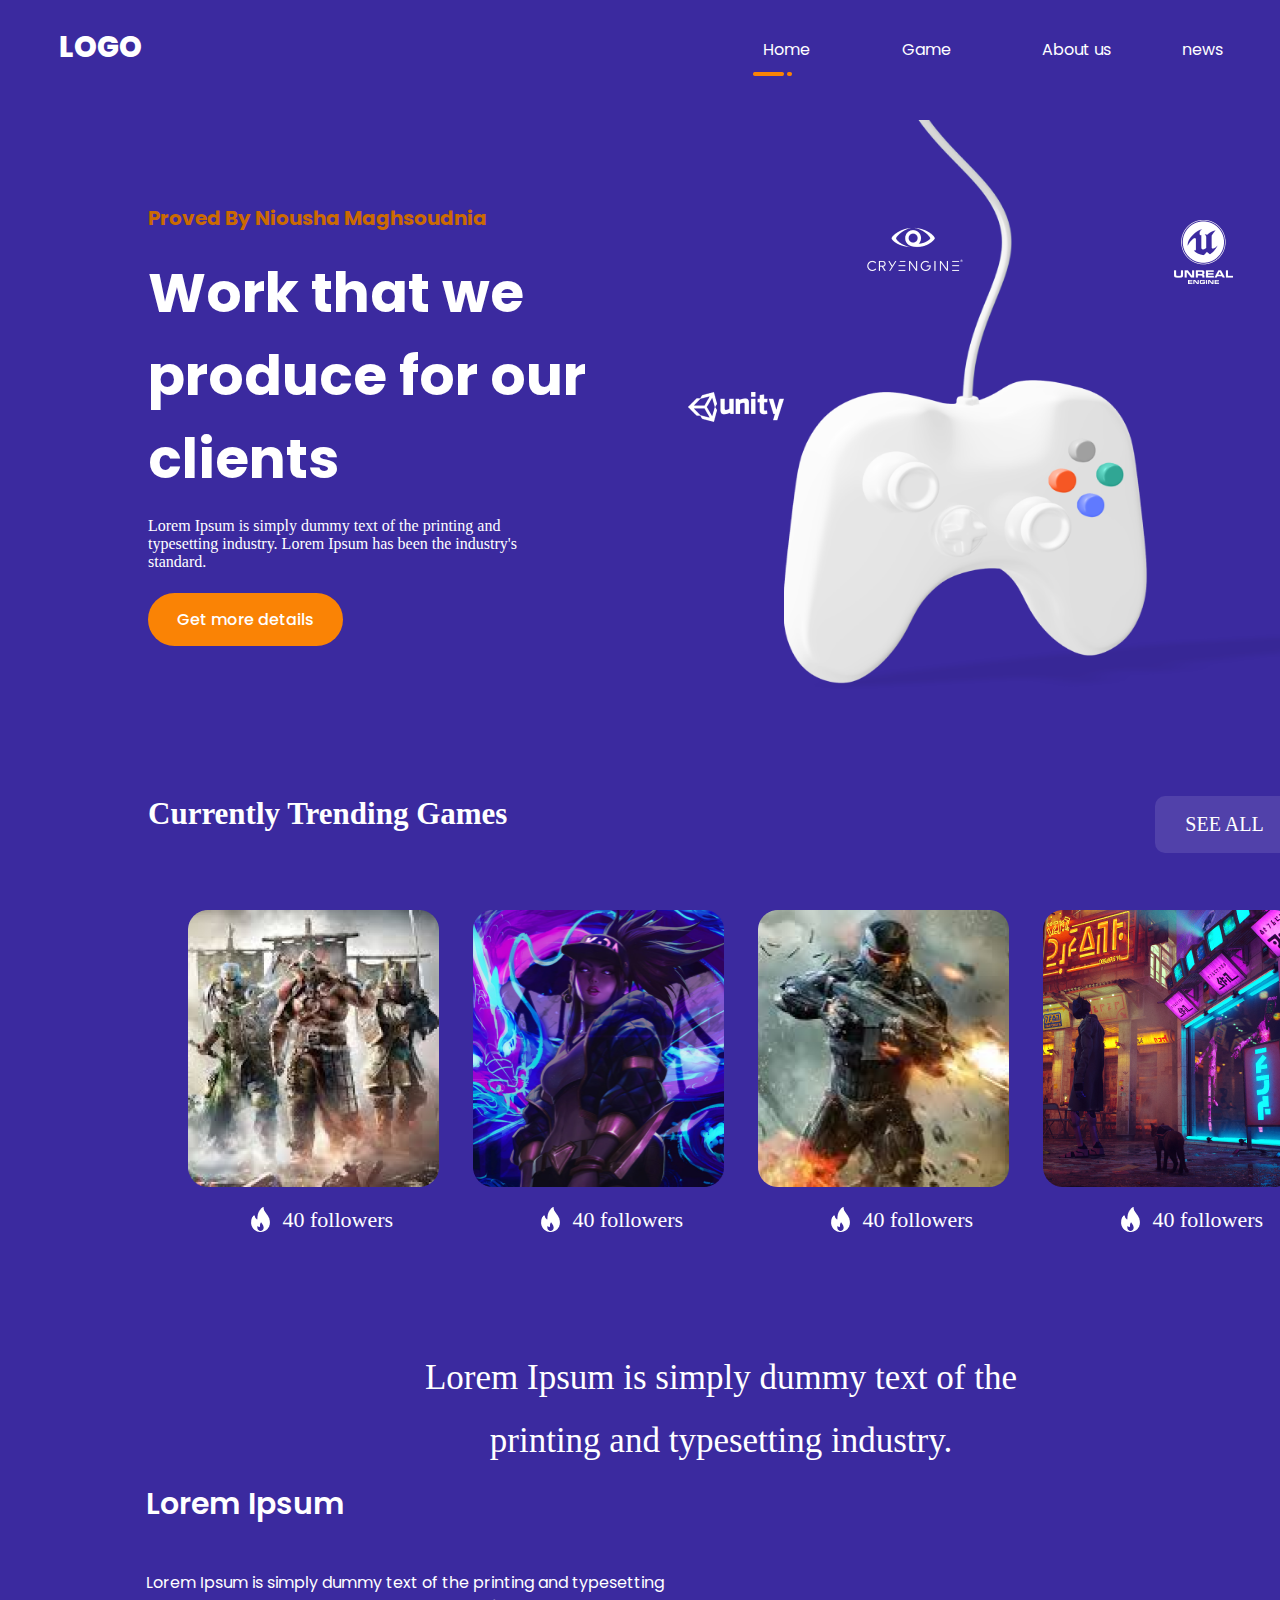
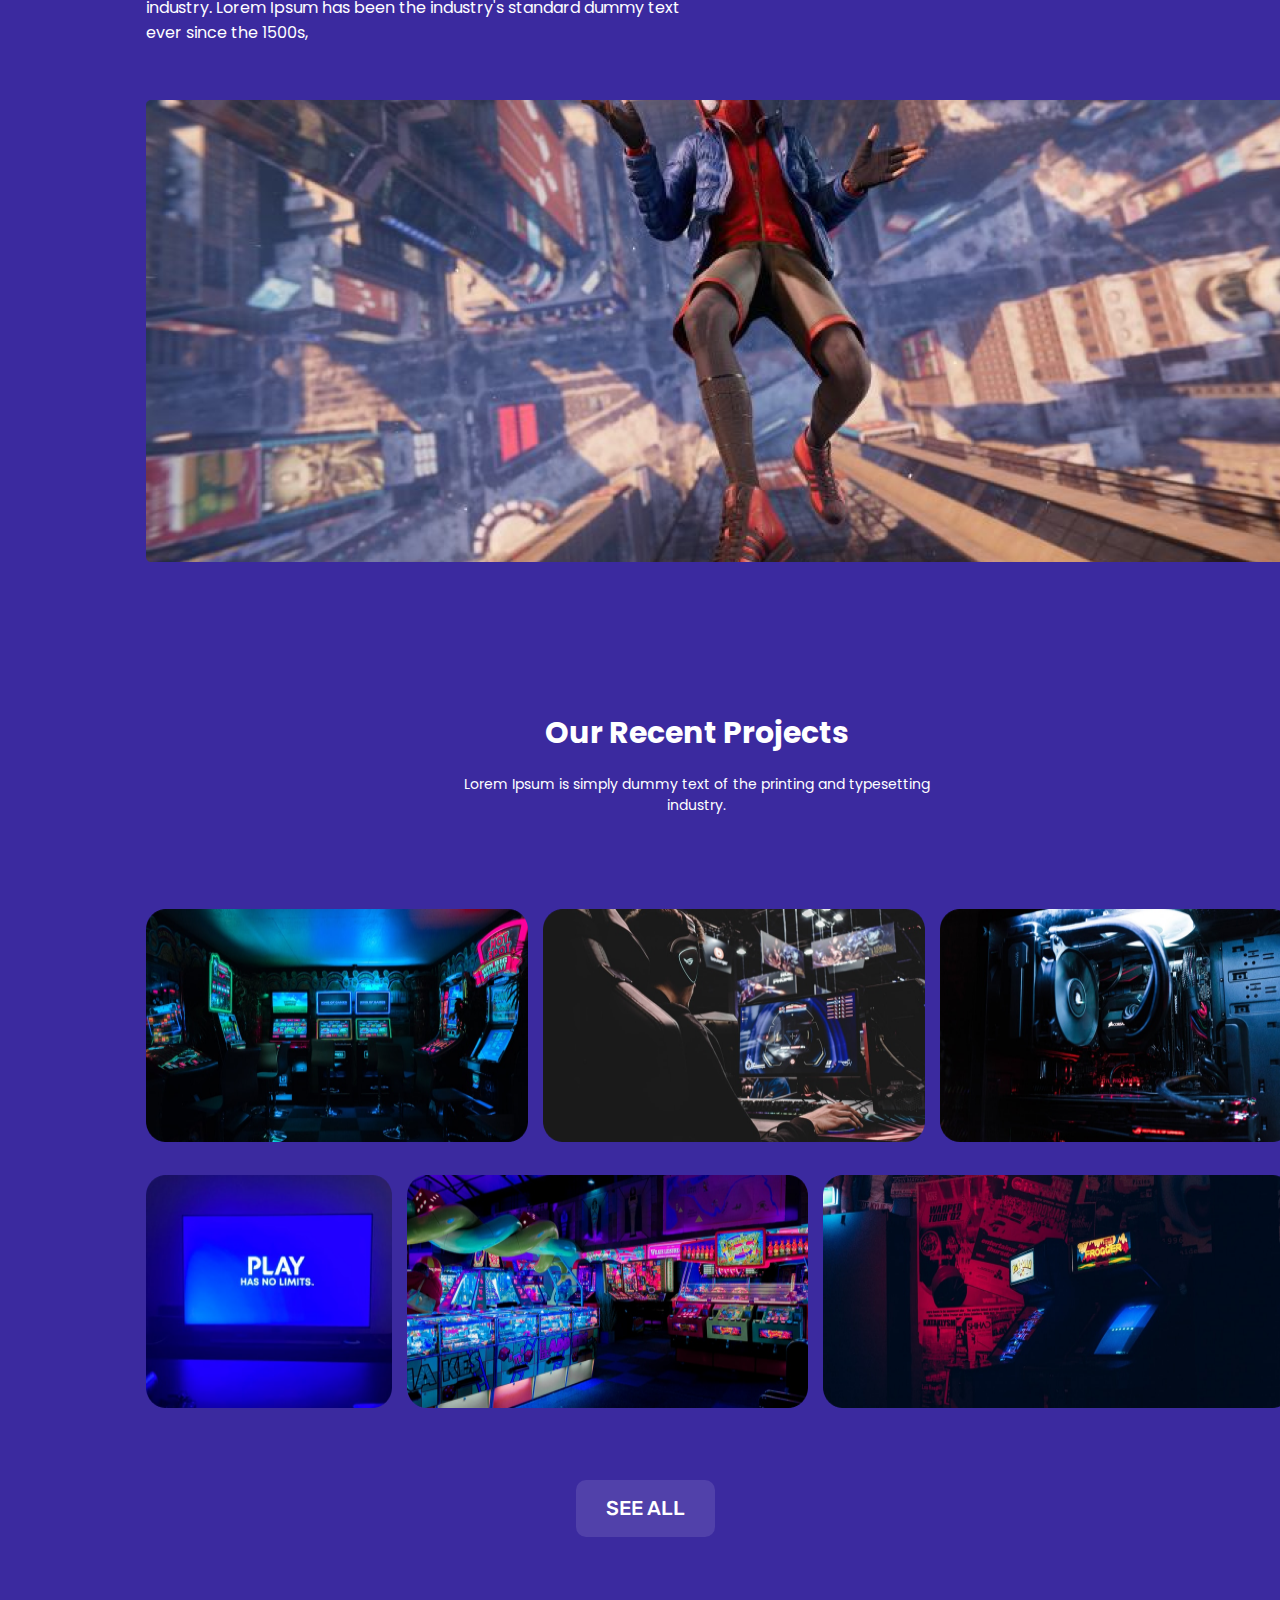
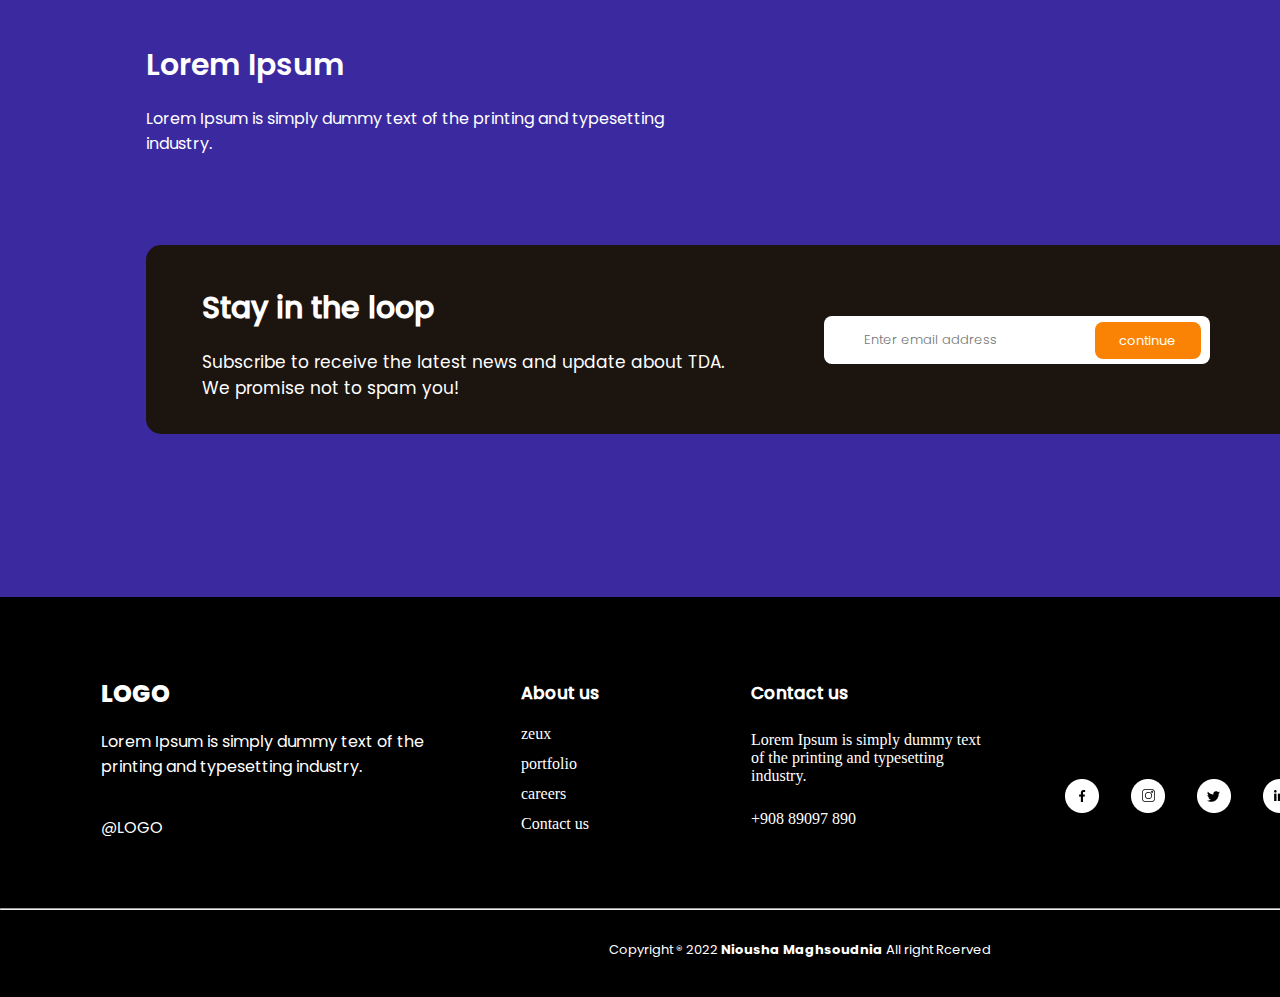
<file: index.html>
<!DOCTYPE html>
<html lang="en">
  <head>
    <meta charset="UTF-8" />
    <meta name="viewport" content="width=device-width, initial-scale=1.0" />
    <!-- description -->
    <link href="styles/style.css" rel="stylesheet" type="text/css">
    <link href="styles/navbar.css" rel="stylesheet" type="text/css">
    <link href="styles/desc-section.css" rel="stylesheet" type="text/css">
    <link href="styles/up-img-section.css" rel="stylesheet" type="text/css">
    <link href="styles/mid-section.css" rel="stylesheet" type="text/css">
    <link href="styles/buttom-section.css" rel="stylesheet" type="text/css">
    <link href="styles/footer.css" rel="stylesheet" type="text/css">

    <link rel="stylesheet" href="https://cdnjs.cloudflare.com/ajax/libs/font-awesome/4.7.0/css/font-awesome.min.css">	
    <link rel="stylesheet" href="https://fontawesome.com/icons/facebook?f=brands&s=solid">
    
    <!-- favicon -->
    <title>GAMiFY</title>
  </head>
  <body>
    <nav class="nav">
      <div class="logo-div">
        <p class="logo">LOGO</p>
      </div>
      
      <div class="head-menu">
        <ul class="menu">
          <li class="menu__item">
              <a href="#" class="menu__link">Home</a>
              <img src="assets/images/Group 94.png" alt="" style="margin-left: -10px;">
          </li>
          <li class="menu__item">
              <a href="#" class="menu__link">Game</a>
          </li>
          <li class="menu__item">
              <a href="#" class="menu__link">About&nbsp;us</a>
          </li>

          <li class="menu__item">
              <a href="#" class="menu__link">news</a>
          </li>
          <li class="menu__item">
            <button type="button" class="button-button1">page Theme</button>       
             </li>
      </ul>
      </div>
    </nav>

    <section class="top-sec">
      <div class="desc-div">
        <p class="desc-div-p">Proved By Niousha Maghsoudnia</p>
        <br>
        <h1 class="desc-div-h">Work that we produce for our clients</h1>
        <br>

        <div class="p2-div">
        <p>Lorem Ipsum is simply dummy text of the printing and
          typesetting industry. Lorem Ipsum has been the industry's
          standard.</p>
        </div>
        <button type="button" class="button-button2"><a href="games" class="button-link">Get more details</a></button> 
        
      </div>

      <div class="unity-img"><img src="assets/images/unity 1.png" alt="unity"></div>
      
      <div class="desc-image-div">
        <img src="assets/images/joy_stick 1.png" alt="troller" class="troller-image">
        <img src="assets/images/cry 1.png" alt="" class="cry-image">
        <img src="assets/images/unreal 1.png" alt="" class="unreal-image">
        
      </div>
    </section>

    <section class="mid-section">
      <nav class="mid-nav">
        <div class="treding-p">
          <p>Currently Trending Games</p>
        </div>
        <button type="button" class="button-button3">SEE ALL</button>
      </nav>
      <div class="img-flex-div">
        <img src="assets/images/Rectangle 23.png" alt="trending-img1" class="trending-image">
        <img src="assets/images/Rectangle 24.png" alt="trending-img2" class="trending-image">
        <img src="assets/images/Rectangle 25.png" alt="trending-img3" class="trending-image">
        <img src="assets/images/Rectangle 26.png" alt="trending-img4" class="trending-image">
      </div>

      <div class="followe-flex-div">
        <ul class="ul-follow">
          <li class="inside-follow">
            <img src="assets/images/fire 1.png" alt="" class="fire-image"><p>40 followers</p>
          </li>
      
          <li class="inside-follow">
            <img src="assets/images/fire 1.png" alt="" class="fire-image"><p>40 followers</p>
          </li>

          <li class="inside-follow">
            <img src="assets/images/fire 1.png" alt="" class="fire-image"><p>40 followers</p>
           </li>

           <li class="inside-follow">
            <img src="assets/images/fire 1.png" alt="" class="fire-image"><p>40 followers</p>
        </li>
      </ul>

      </div>
    </section>

    <div class="middle-div">
      <p>Lorem Ipsum is simply dummy text of the
        printing and typesetting industry.</p>
    </div>

    <section class="second-sectioin">

      <div class="mid-section-text">
        <h4 class="lorem-h">Lorem Ipsum</h4>
        <br>
        <p class="lorem-p">
          Lorem Ipsum is simply dummy text of the printing and typesetting
            industry. Lorem Ipsum has been the industry's standard dummy text
            ever since the 1500s,
        </p>
      </div>

      <div class="spiderman-img">
        <img src="assets/images/Rectangle 4.png" alt="spiderman">
      </div>

      <div class="up-container-text">
        <h4 class="lorem-h2">Our Recent Projects</h4>
        <br>
        <p class="lorem-p2">
          Lorem Ipsum is simply dummy text of the printing and typesetting
          industry. 
        </p>
      </div>

      <div class="container-imges1">
        <img src="assets/images/Rectangle 15.png" alt="container-img1">
        <img src="assets/images/Rectangle 16.png" alt="container-img1">
        <img src="assets/images/Rectangle 17.png" alt="container-img1">
      </div>

      <div class="container-imges2">
        <img src="assets/images/Rectangle 19.png" alt="container-img2" class="cont-img1">
        <img src="assets/images/Rectangle 18.png" alt="container-img2" class="cont-img2">
        <img src="assets/images/Rectangle 20.png" alt="container-img3" class="cont-img3">
      </div>

      <button type="button" class="button-button4">SEE ALL</button>
    
    </section>

      <section class="buttom-sec">
        <div class="buttom-sec-text">
          <h4>Lorem Ipsum</h4>
          <br>
          <p>Lorem Ipsum is simply dummy text of the printing and typesetting
            industry. 
          </p>
        </div>

        <div class="buttom-sec-text2">

        <div class="The-div1">
          <h4>Stay in the loop</h4>
          <br>
          <p>Subscribe to receive the latest news and update about TDA.
            <p>We promise not to spam you!</p>
          </p>
        </div>

        <form class="input-form">
          <input type="text" class="form__input" id="username" placeholder="Enter email address">
          <button type="submit" class="button-button5">continue</button> 
        </form>

      </div>
      </section>

      <footer class="footer-table">
        <div class="footer-up-div">
          <div class="footer-div-left">

            <div class="footer-div1">
              <h4>LOGO</h4>
              <br>
              <p>Lorem Ipsum is simply dummy text of the
                printing and typesetting industry.</p>
              <br><br>
              <p>@LOGO</p>
            </div>

            <div class="footer-div2">
              <h4 class="About-us">About us</h4>
              <ul class="footer-ul">
                <li>zeux</li>
                <li>portfolio</li>
                <li>careers</li>
                <li>Contact us</li>
              </ul>
            </div>

            <div class="footer-div3">
              <h4>Contact us</h4>
              <br><p>
              Lorem Ipsum is simply dummy text<br>
              of the printing and typesetting<br>
              industry.</p>
              <br>
              <p>+908 89097 890</p>
            </div>
            <div class="footer-div4" > 
              <img src="assets/images/Group 5.png" alt="" class="footer-icons">
              <img src="assets/images/Group 11.png" alt="" class="footer-icons">
              <img src="assets/images/Group 10.png" alt="" class="footer-icons">
              <img src="assets/images/Group 9.png" alt="" class="footer-icons" >
          </div>
          </div>
        </div>

        <hr>

        <div class="footer-buttom-div">
          <p style="font-family: 'Regular';">
            Copyright ® 2022
            <b style="font-family: 'Bold';">Niousha Maghsoudnia</b>
            All right Rcerved 
          </p>
        </div>

      </footer>


  </body>
</html>
</file>
<file: styles/style.css>
/* 1. don't modify this style */
* {
  padding: 0;
  margin: 0;
  font-family: Poppins;
  box-sizing: border-box;
}

@font-face {
  font-family: 'EtralBold';
  src: local('EtralBold'), 
       url('../assets/fonts/Poppins-ExtraBold.ttf') format('truetype');
}

@font-face {
  font-family: 'Regular';
  src: local('Regular'), 
       url('../assets/fonts/Poppins-Regular.ttf') format('truetype');
}

@font-face {
  font-family: 'Light';
  src: local('Light'), 
       url('../assets/fonts/Poppins-Light.ttf') format('truetype');
}

@font-face {
  font-family: 'Bold';
  src: local('Bold'), 
       url('../assets/fonts/Poppins-Bold.ttf') format('truetype');
}

@font-face {
  font-family: 'Medium';
  src: local('Medium'), 
       url('../assets/fonts/Poppins-Medium.ttf') format('truetype');
}
@font-face {
  font-family: 'Rubik-Medium';
  src: local('Rubik-Medium'), 
       url('../assets/fonts/Rubik-Medium.ttf') format('truetype');
}

@font-face {
  font-family: 'Rubik-Bold';
  src: local('Rubik-Bold'), 
       url('../assets/fonts/Rubik-Bold.ttf') format('truetype');
}

@font-face {
  font-family: 'Poppins-SemiBold';
  src: local('Poppins-SemiBold'), 
       url('../assets/fonts/Poppins-SemiBold.ttf') format('truetype');
}

/* 2. we use :root for default variables */
:root {
  /* --"somekey-attr": "somevalue" i.e : */
  --black-700: #000;
  --darkblue :  #3B2A9F;
  --darkpurple: #5141AA;
  --orange: #FA8305
}
/* 3. and we use it like this */
/*.elementOne {
  /* var(--"somekey-attr") */
 /* background-color: var(--black-700);
}*/

body{
  background-color: var(--darkblue);
  width: 1428px;
}
</file>
<file: styles/navbar.css>
.nav{
    display: flex;
    flex-direction: row;
    justify-content: space-between;
    height : 100px;
    width : 100%;
    /* padding-top: 25px;
    padding-bottom: 30px; */
  }
  
  .logo-div{
    width: 81.93px;
    height: 45px;
    margin-left: 59px;
    margin-top: 25px;
    margin-bottom: 30px;
  }
  
  .logo{
    color: #ffffff;
    line-height: 44.51px;
    font-weight: 800;
    font-size: 29px;
    font-family: 'EtralBold';

  }
  .head-menu{
    display: flex;
    justify-content: space-between;
    margin-left:706.63px ;
    margin-right: 60px;
    margin-top: 32px;
    margin-bottom:26px;
    font-family: 'Regular';
  }

  .menu{
    list-style-type: none;
    display: flex; 
    width: 665px;
    margin-left :-150px;
    margin-right: 59px;
  }

  .menu__item{
    margin-left :65px;
    margin-top: 6px;
    Width :74.85px; 
    Height : 24.2px;
    padding-right: 50px;
  }

  .menu__link{
    font-weight: normal;
    font-size: 16px;
    color: #ffffff;
    line-height: 24.2px;
    text-decoration: none;
    font-family: 'Regular';
  }

  .button-button1{
    background-color: var(--orange);
    color :#ffffff;
    width : 131.66px;
    height : 41.34px;
    border-radius : 6px;
    margin-right: 60px;
    box-shadow: none;
    border: var(--orange);
    margin-top: -10px;
    font-family: 'Regular';
  }
</file>
<file: styles/desc-section.css>
.desc-div{
    margin-left: 148px;
    margin-top: 103px;
    height: 510px;
    width: 527px;

}

.top-sec{
    display: flex;
    justify-content: space-between;
    height: 510px;
    width: 527px;
    font-family: 'Bold';
}

.unity-img{
    width: 100px;
    height: 100px;
    margin-left: 13px;
    margin-top: 292px;
    
}
.troller-image{
    width: 550px;
    height: 570px;
}

.desc-div-p{
    color :#cb6a02;
    font-size: 20px;
    font-weight: bold;
    font-family: 'Bold';
}

.desc-div-h{
    color: white;
    font-size: 55px;
    height: 234;
    width: 479.63;
    font-family: 'Bold';
}

.p2-div{
    color: white;
    font-size: 16px;
    width: 527px;
    height: 101px;
    font-family: 'Medium';
    white-space: pre-line;
    margin-top: -26px;
}

.button-button2{
    background-color: var(--orange);
    color :#ffffff;
    border-radius: 40px;
    width: 195px;
    height: 53px;
    font-size: 16px;
    border: var(--orange);
    
}

.button-link{
    color :#ffffff;
    text-decoration: none;
    font-size: 16px;
    font-family: 'Medium';
}

.desc-image-div{
    width: 806px;
    height: 761px;
    margin-right: -280px;
    margin-top: 20px;
}

.cry-image{
    position: absolute;
    margin-left: -470px;
    margin-top: 80px;
    width: 101px;
    height: 99px;
}

.unreal-image{
    position: absolute;
    width: 59px;
    height: 64px;
    margin-top: 100px;
    margin-left: -160px 
}
</file>
<file: styles/up-img-section.css>
.mid-section{
    margin-left: 148px;
    margin-top: 186px;
     width: 1146px;

}

.mid-nav{
    display: flex;
    flex-direction: row;
    justify-content: space-between;
}

.button-button3{
    width: 139px;
    height: 57px;
    border-radius: 10px;
    margin-left: 630px;
    font-size: 20px;
    line-height: 37.5px;
    color: white;
    background-color: var(--darkpurple);
    border: var(--darkpurple);
    font-family: 'Rubik-Meduim';
}

.treding-p{
    font-size: 31px;
    color: white;
    font-family: 'Rubik-Bold';
    font-weight: bold;
}

.img-flex-div{
    display: flex;
    flex-direction: row;
    flex-wrap: wrap;
    justify-content: space-between;
    margin-top: 57px;
    margin-left: 40px;
}

.trending-image{
    width: 251px;
    height: 277px;
}

.followe-flex-div{
    display: flex;
    flex-direction: row;
    justify-content:space-around;
    margin-top: 20px;
    
}

.inside-follow{
    display: flex;
    flex-direction: row;
    color: white;
    justify-content:space-around;
    width: 180px;
    text-align: center;
    margin-right: 40px;
    margin-left: 70px;
    font-size: 22px;
    font-family: 'Rubik-Meduim';
}

.inside-follow:hover{
        transform: scale(1.5);
        transition: transform 0.3s ease-in-out;
}

.ul-follow{
    display: flex;
    flex-direction: row;    
}

.middle-div{
    color: white;
    margin-left: 308px;
    margin-right: 306px;
    margin-top: 49px;
    line-height: 63.63px;
    text-align: center;
    width: 826px;
    height: 132px;
    font-size: 35px;
    font-family: 'Poppins-SemiBold';
    white-space: pre-line;
    font-weight: 540;
}

.fire-image {
    width: 25px;
    height: 25px;
    margin-left: 25px;
}
</file>
<file: styles/mid-section.css>
.second-sectioin{
        margin-left: 146px;
        margin-top: 67px;
        width: 1146px;
}

.mid-section-text{
    color : white;
    width : 545px;
    height: 173px;
    font-weight: 500;
}

.spiderman-img{
    width: 1146px;
    height: 462px;
    margin-top: 46px;
}

.lorem-h{
    font-size: 30px;
    font-family: 'Poppins-SemiBold';
}

.lorem-p {
    font-size: 16px;
    font-family: 'Regular';
    white-space: pre-line;
}

.lorem-h2{
    font-size: 30px;
    font-family: 'Bold';
}

.lorem-p2{
    font-size: 14px;
    font-family: 'Regular';
}

.up-container-text{
    text-align: center;
    margin-top: 148px;
    color: white;
    position: absolute;
    left: 35%;
    width:497px;
    height: 128px;
}

.container-imges1{
    display: flex;
    flex-direction: row;
    justify-content:space-between;
    margin-top: 347px;
    height: 233px;
    flex-wrap: wrap;

}

.container-imges2{
    display: flex;
    flex-direction: row;
    justify-content:space-between;
    height: 233px;
    margin-top: 33px;
    flex-wrap: wrap;

}

.cont-img1{
    width: 246px;
}

.cont-img2{
    width: 401px;
}

.cont-img3{
    width: 469px;
}


.button-button4{
    width: 139px;
    height: 57px;
    border-radius: 10px;
    margin-top: 72px;
    font-size: 20px;
    line-height: 37.5px;
    color: white;
    background-color: var(--darkpurple);
    position: absolute;
    left: 45%;
    border: var(--darkpurple);
    font-family: 'Rubik-Medium';
}
</file>
<file: styles/buttom-section.css>
.buttom-sec{
        margin-left: 146px;
        margin-top: 234px;
        width: 1146px;
}

.buttom-sec-text{
        color: white;
        height: 129px;
        width:545px;
}

.buttom-sec-text > h4{
        font-size: 30px;
        font-family: 'Poppins-SemiBold';
}

.buttom-sec-text > p{
        font-size: 16px;
        font-family: 'Regular';
        white-space: pre-line;
}

.buttom-sec-text2{
        color: white;
        width: 1170px;
        height: 189px;
        background-color: #1C140F;
        border-radius: 15px;
        margin-top: 74px;
        display: flex;
        flex-direction: row;
}

.The-div1 > h4{
        font-size: 30px;
        font-family: 'Medium';
}

.The-div1 > p{
        font-size: 17px;
        font-family: 'Regular';
        white-space: pre-line;
}

.The-div1{
        height: 107px;
        width: 636px;
        padding-top: 40px;
        padding-left:56px ;
       
}

.input-form{
        margin-left: 42px;
        border-radius: 8px;
}

.form__input{
        height: 48px;
        width: 386px;
        margin-top: 71px;
        border-radius: 8px;
        margin-right: 50px;
        padding-left: 40px;
        border: #ffffff;
        font-family: 'Light';
        font-size: 13px;
}

.button-button5{
        background-color: var(--orange);
        color :#ffffff;
        width : 105.66px;
        height : 37.34px;
        border-radius : 8px;        
        position: absolute;
        margin-top: 77px;
        margin-left: -165px;
        border: var(--orange);
        font-family: 'Regular';
        font-size: 13px;
      }
</file>
<file: styles/footer.css>
.footer-table{
    width : 1600px;
    height: 400px;
    background-color: black;
    margin-top: 163px;
}

.footer-up-div{
    width: 1219px;
    height: 161px;
    margin-left: 101px;
    display: flex;
    flex-direction: row;
}

.footer-div-left{
    display: flex;
    flex-direction: row;
}

.footer-div1{
    color: white;
    padding-top: 79px;
    width: 350px;
}

.footer-ul{
    list-style-type: none;
    line-height: 30px;
}

.footer-div1>h4{
    font-family: 'EtralBold';
    font-size: 24px;
}
.footer-div1>p{
    font-size: 16px;
    font-family: 'Regular';
    white-space: pre-line;
}

.footer-div2 .About-us {
    font-size: 17px;
    font-family: 'Medium';
    margin-top: 34px;
}

.footer-div2{
    color: white;
    margin-top: 49px;
    padding-left: 70px;
    width: 200px;
    font-size: 16px;
    font-family: 'Regular';
}

.footer-div2 .footer-ul {
    margin-top: 13px;
}

.footer-div3>h4{
    font-size: 17px;
    font-family: 'Medium';
    margin-top: -10px;
}
.footer-div3{
    color:white; 
    width: 400px;
    margin-top: 93px;
    padding-left: 100px;
    font-size: 16px;
    font-family: 'Regular';
    font-weight: lighter;
}

.footer-div4{
    flex-direction: row;
    margin-top: 220px;
    padding-left: -10px;
}
.footer-div4 img {
    margin-top: -73px;
}

.footer-table>hr{
    margin-top: 150px;
}

.footer-buttom-div{
    display: flex;
    justify-content: center;
    color: white;
    padding-top: 30px;
    font-size: 13px;
}
</file>
